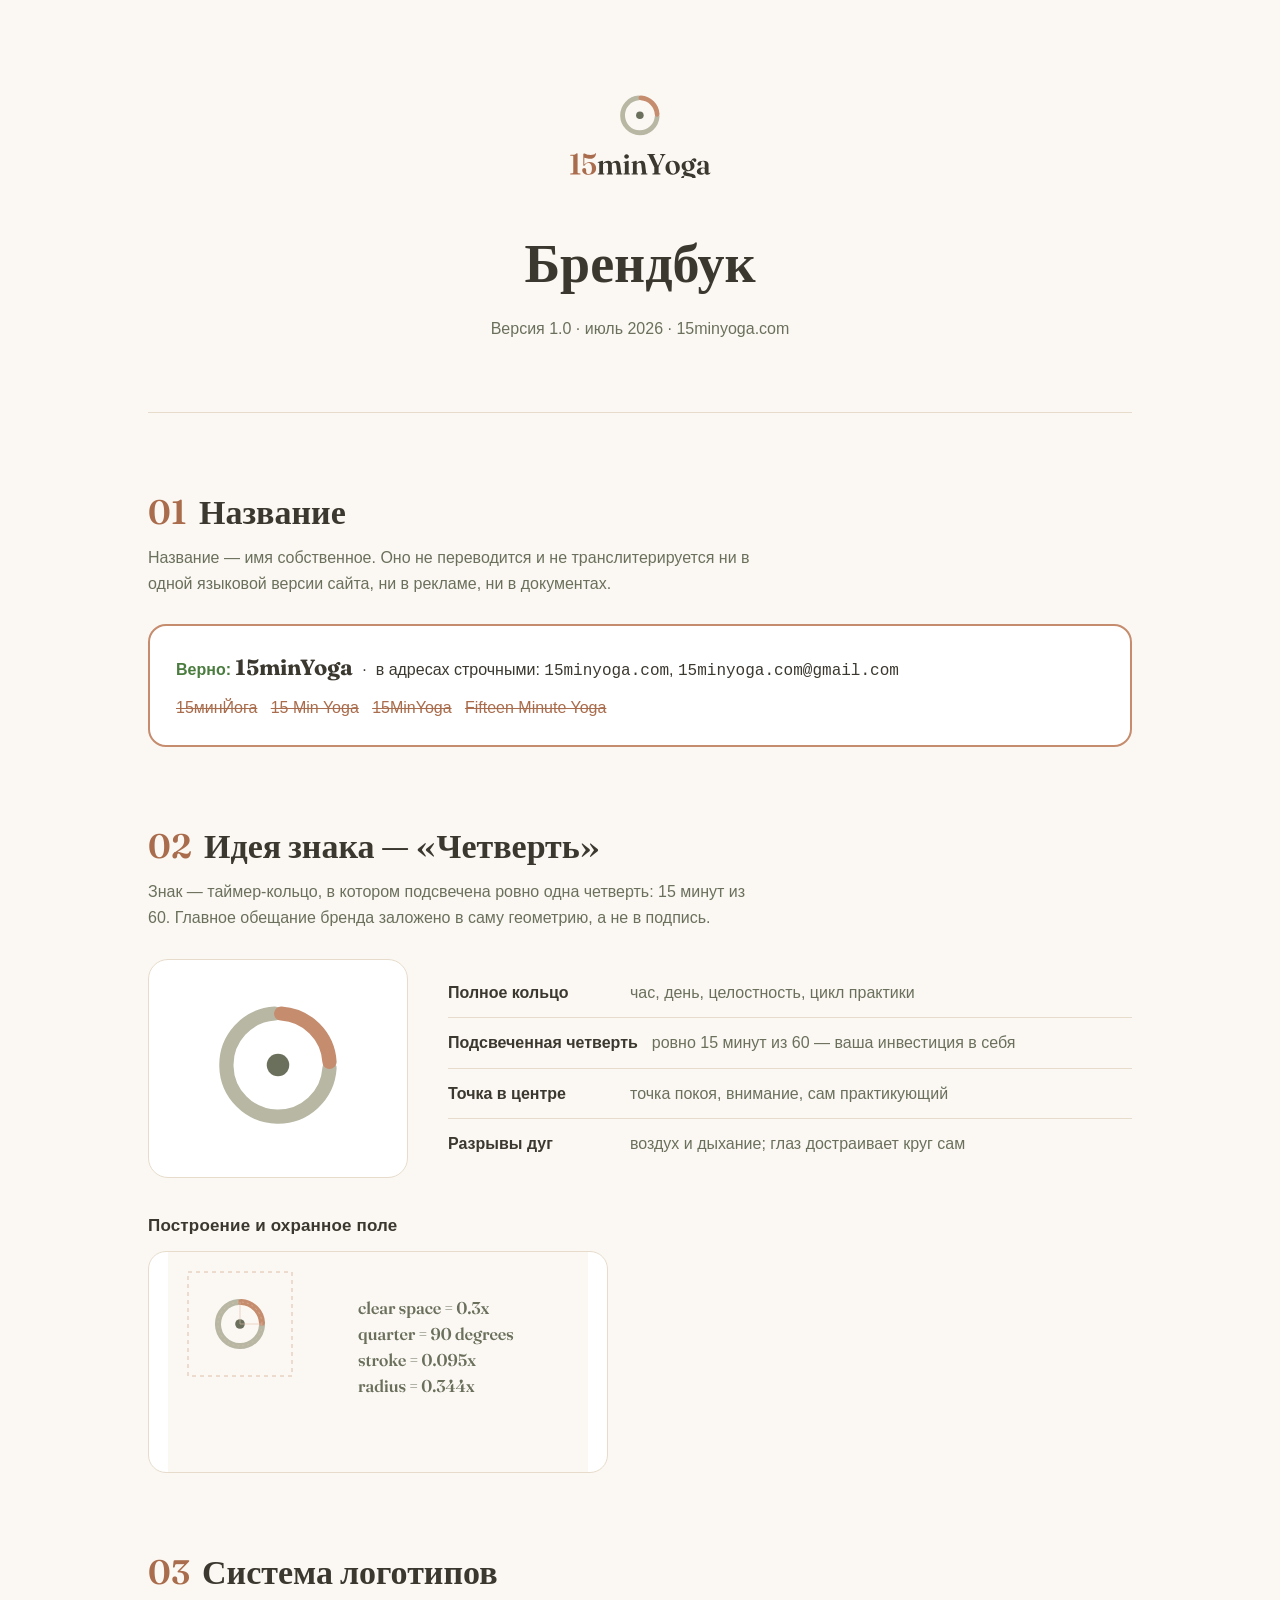
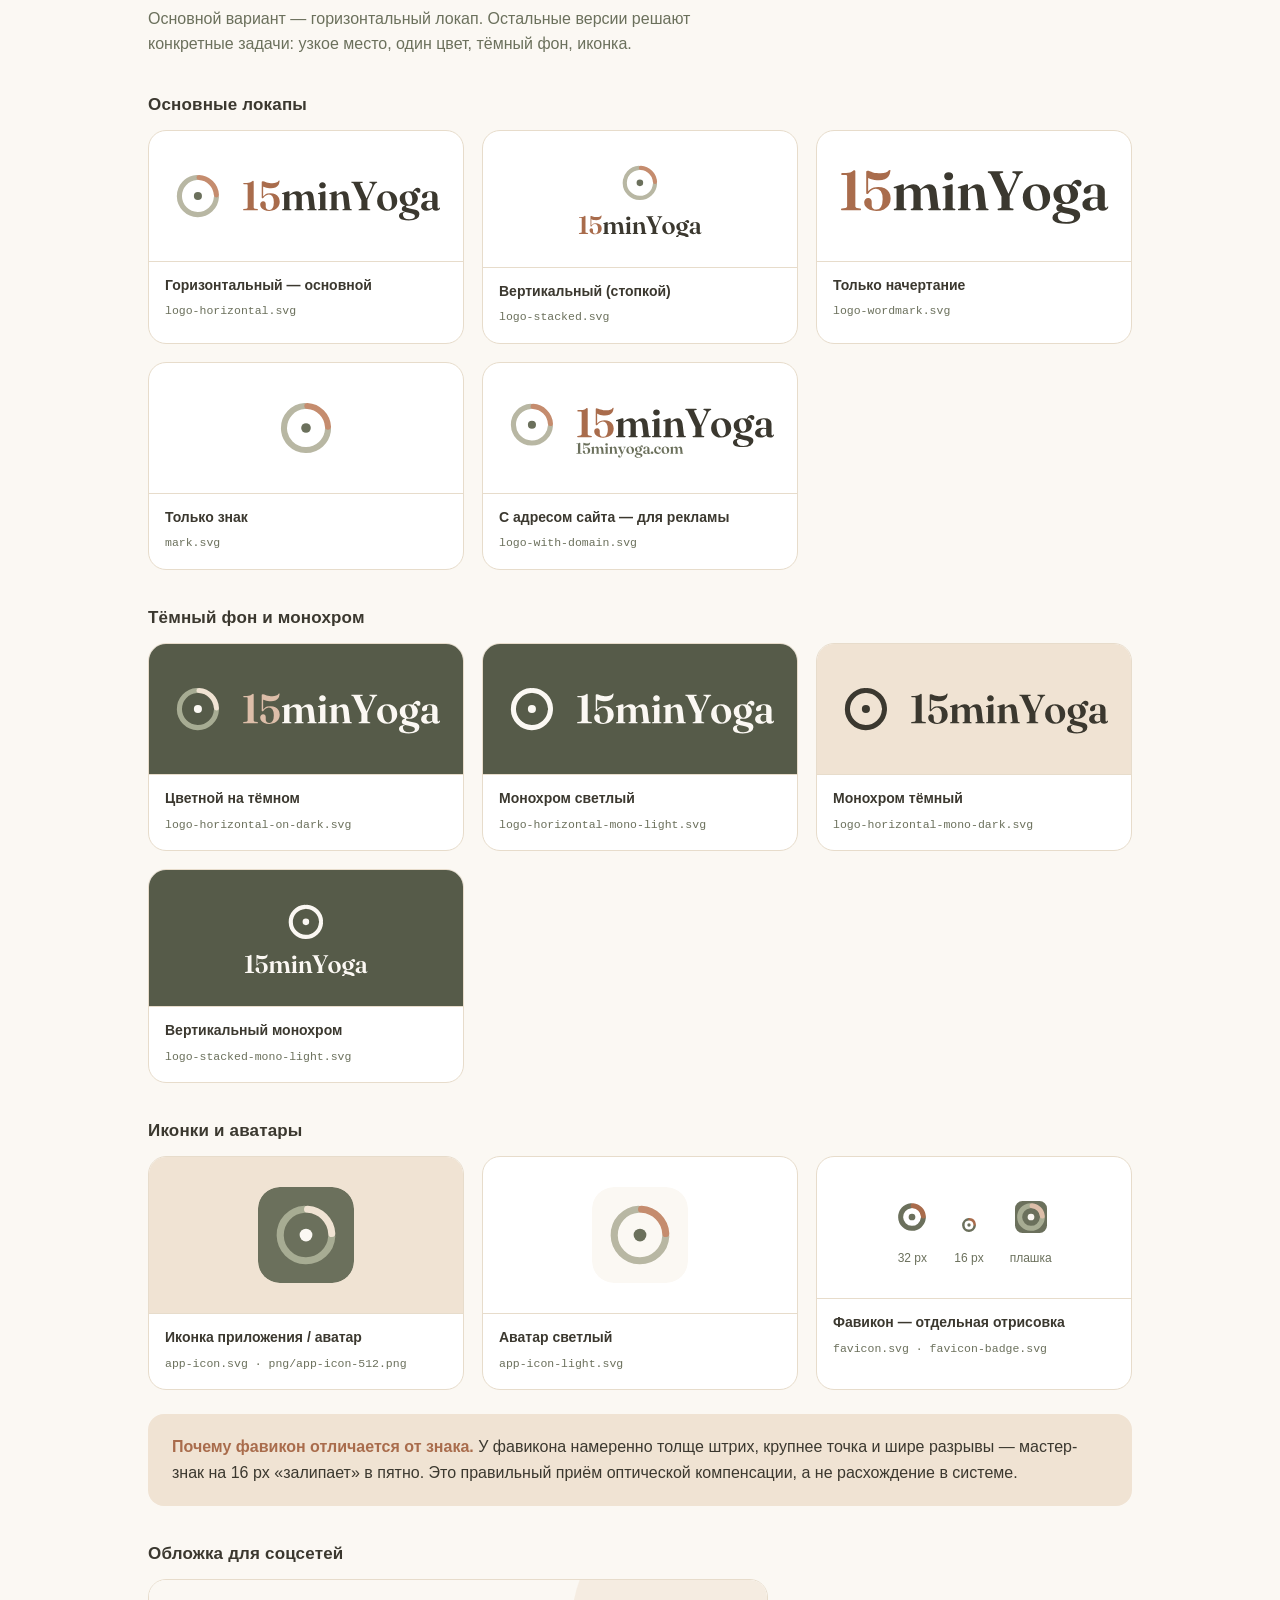
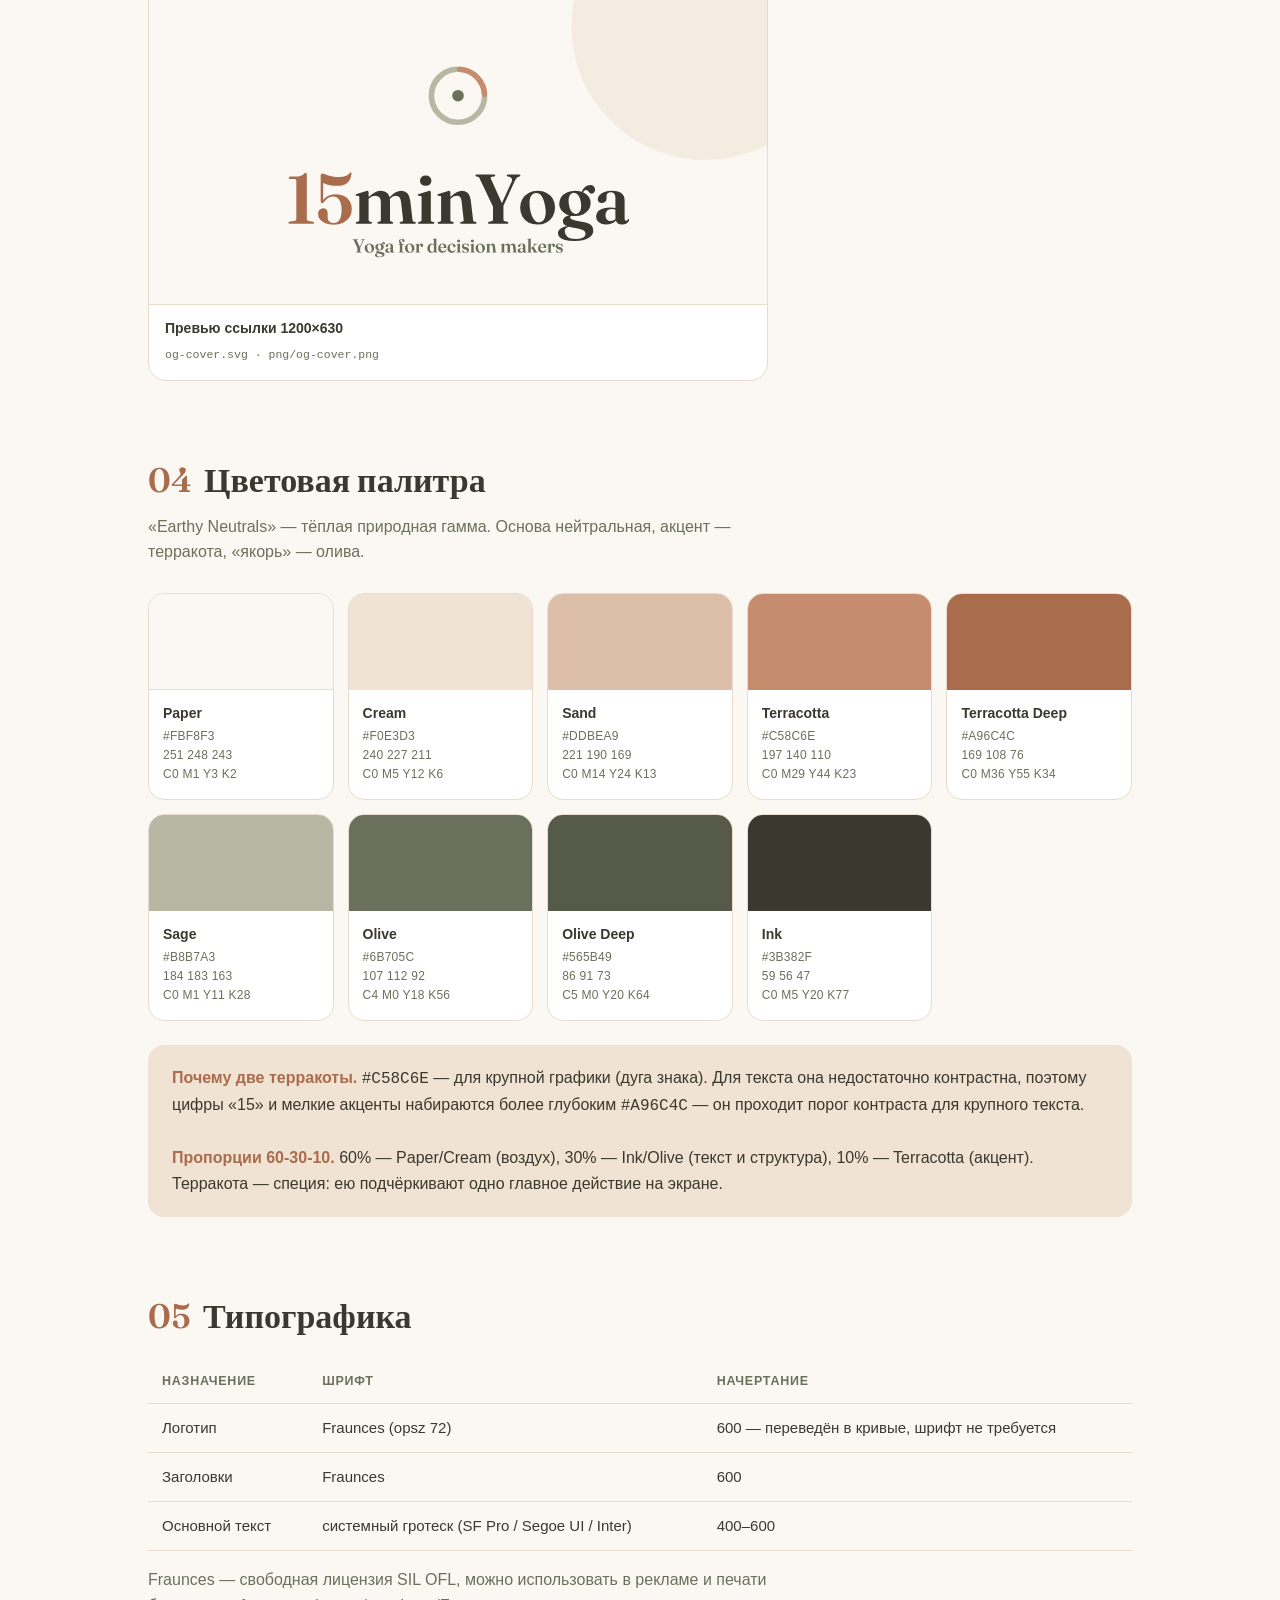
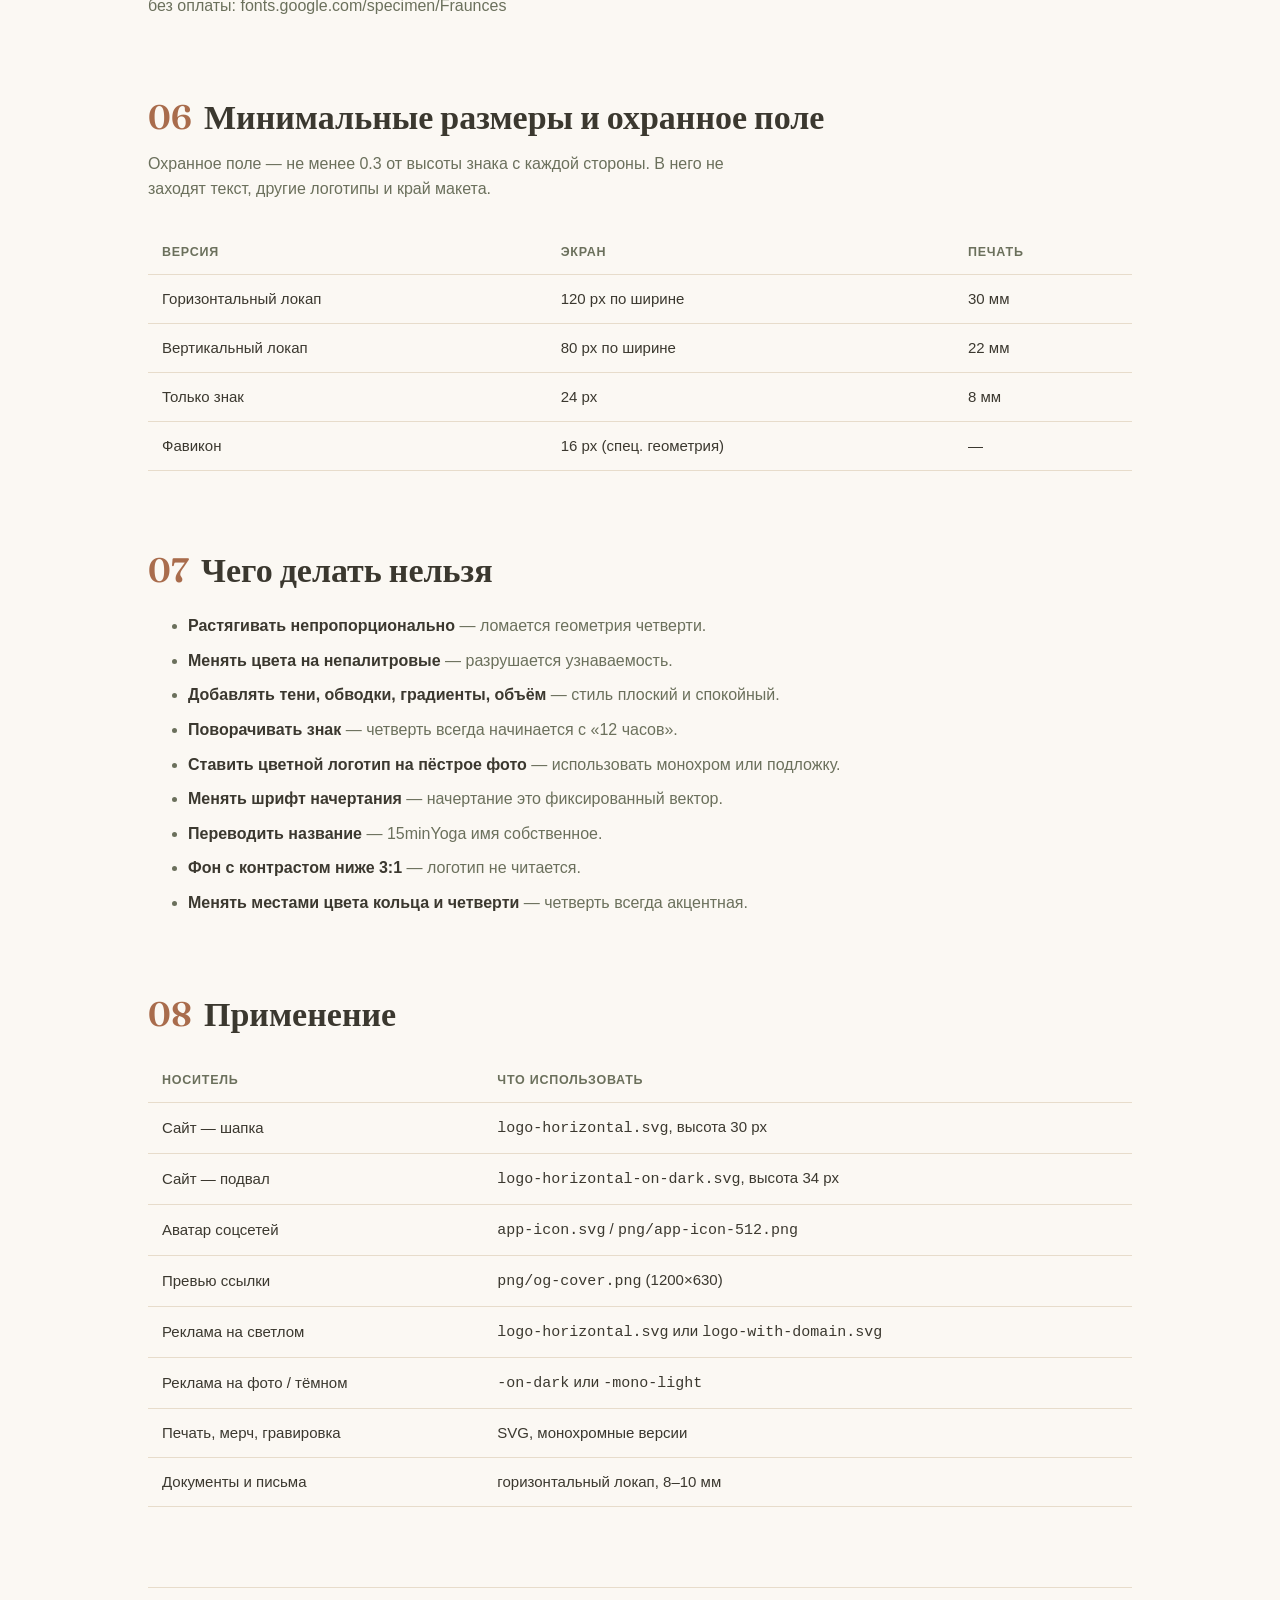
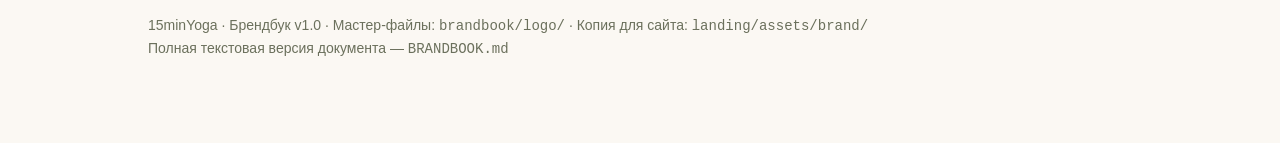
<file: brandbook/index.html>
<!DOCTYPE html>
<html lang="ru">

<head>
  <meta charset="UTF-8" />
  <meta name="viewport" content="width=device-width, initial-scale=1" />
  <title>15minYoga — Брендбук</title>
  <link rel="icon" href="logo/favicon.svg" type="image/svg+xml" />
  <link rel="preconnect" href="https://fonts.googleapis.com" />
  <link rel="preconnect" href="https://fonts.gstatic.com" crossorigin />
  <link rel="stylesheet"
    href="https://fonts.googleapis.com/css2?family=Fraunces:opsz,wght@9..144,400;9..144,600&display=swap" />
  <style>
    :root {
      --paper: #FBF8F3; --cream: #F0E3D3; --sand: #DDBEA9;
      --clay: #C58C6E; --clay-deep: #A96C4C; --sage: #B8B7A3;
      --olive: #6B705C; --olive-deep: #565B49; --ink: #3B382F;
      --line: #E7DCCB;
      --font: -apple-system, BlinkMacSystemFont, "Segoe UI", Inter, Roboto, sans-serif;
      --display: "Fraunces", Georgia, serif;
    }
    * { box-sizing: border-box; }
    body { margin: 0; background: var(--paper); color: var(--ink); font-family: var(--font); font-size: 16px; line-height: 1.6; }
    .wrap { max-width: 1040px; margin: 0 auto; padding: 0 28px 100px; }

    /* cover */
    .cover { text-align: center; padding: 90px 0 70px; border-bottom: 1px solid var(--line); }
    .cover img { height: 88px; margin: 0 auto 34px; }
    .cover h1 { font-family: var(--display); font-size: clamp(34px, 6vw, 54px); font-weight: 600; margin: 0 0 10px; }
    .cover p { color: var(--olive); margin: 0; }

    h2 { font-family: var(--display); font-size: clamp(24px, 4vw, 34px); font-weight: 600; margin: 72px 0 6px; }
    h2 .num { color: var(--clay-deep); margin-right: 12px; }
    .sub { color: var(--olive); margin: 0 0 28px; max-width: 70ch; }
    h3 { font-size: 17px; margin: 34px 0 12px; letter-spacing: .01em; }

    /* concept */
    .concept { display: grid; gap: 24px; grid-template-columns: 1fr; align-items: center; }
    @media (min-width: 760px) { .concept { grid-template-columns: 260px 1fr; gap: 40px; } }
    .concept__vis { background: #fff; border: 1px solid var(--line); border-radius: 20px; padding: 30px; text-align: center; }
    .concept__vis img { width: 150px; }
    .meaning { list-style: none; padding: 0; margin: 0; }
    .meaning li { padding: 12px 0; border-bottom: 1px solid var(--line); display: flex; gap: 14px; }
    .meaning li:last-child { border: 0; }
    .meaning b { min-width: 168px; color: var(--ink); }
    .meaning span { color: var(--olive); }

    /* logo grid */
    .grid { display: grid; gap: 18px; grid-template-columns: repeat(auto-fill, minmax(240px, 1fr)); }
    .item { border: 1px solid var(--line); border-radius: 18px; overflow: hidden; background: #fff; }
    .item__vis { padding: 30px 22px; display: flex; align-items: center; justify-content: center; min-height: 130px; }
    .item__vis.dark { background: var(--olive-deep); }
    .item__vis.cream { background: var(--cream); }
    .item__vis img { max-width: 100%; max-height: 76px; }
    .item__cap { padding: 12px 16px 15px; border-top: 1px solid var(--line); }
    .item__cap b { display: block; font-size: 14px; }
    .item__cap code { font-size: 11.5px; color: var(--olive); word-break: break-all; }

    /* palette */
    .pal { display: grid; gap: 14px; grid-template-columns: repeat(auto-fill, minmax(168px, 1fr)); }
    .sw { border: 1px solid var(--line); border-radius: 16px; overflow: hidden; background: #fff; }
    .sw__c { height: 96px; }
    .sw__t { padding: 12px 14px 14px; font-size: 13px; }
    .sw__t b { display: block; font-size: 14px; margin-bottom: 3px; }
    .sw__t span { display: block; color: var(--olive); font-size: 12px; letter-spacing: .02em; }

    /* sizes / dont */
    table { width: 100%; border-collapse: collapse; margin: 16px 0; font-size: 15px; }
    th, td { text-align: left; padding: 12px 14px; border-bottom: 1px solid var(--line); }
    th { font-size: 12.5px; text-transform: uppercase; letter-spacing: .06em; color: var(--olive); font-weight: 600; }
    .dont li { margin-bottom: 9px; color: var(--olive); }
    .dont li b { color: var(--ink); }

    .note { background: var(--cream); border-radius: 16px; padding: 20px 24px; margin: 24px 0; }
    .note b { color: var(--clay-deep); }
    .name-rule { border: 2px solid var(--clay); border-radius: 18px; padding: 24px 26px; margin: 24px 0; background: #fff; }
    .name-rule .ok { color: #4a7c3f; font-weight: 600; }
    .name-rule .no { color: var(--clay-deep); text-decoration: line-through; }
    .mini { display: flex; align-items: flex-end; gap: 26px; flex-wrap: wrap; margin-top: 14px; }
    .mini figure { margin: 0; text-align: center; }
    .mini figcaption { font-size: 12px; color: var(--olive); margin-top: 8px; }
    footer { margin-top: 80px; padding-top: 26px; border-top: 1px solid var(--line); color: var(--olive); font-size: 14px; }
    @media print { body { background: #fff; } .item, .sw { break-inside: avoid; } h2 { break-after: avoid; } }
  </style>
</head>

<body>
  <div class="wrap">

    <header class="cover">
      <img src="logo/logo-stacked.svg" alt="15minYoga" />
      <h1>Брендбук</h1>
      <p>Версия 1.0 · июль 2026 · 15minyoga.com</p>
    </header>

    <!-- 0. NAME -->
    <h2><span class="num">01</span>Название</h2>
    <p class="sub">Название — имя собственное. Оно не переводится и не транслитерируется ни в одной языковой
      версии сайта, ни в рекламе, ни в документах.</p>
    <div class="name-rule">
      <p style="margin:0 0 10px"><span class="ok">Верно:</span> <b style="font-family:var(--display);font-size:22px">15minYoga</b>
        &nbsp;·&nbsp; в адресах строчными: <code>15minyoga.com</code>, <code>15minyoga.com@gmail.com</code></p>
      <p style="margin:0"><span class="no">15минЙога</span> &nbsp; <span class="no">15 Min Yoga</span> &nbsp;
        <span class="no">15MinYoga</span> &nbsp; <span class="no">Fifteen Minute Yoga</span></p>
    </div>

    <!-- 1. CONCEPT -->
    <h2><span class="num">02</span>Идея знака — «Четверть»</h2>
    <p class="sub">Знак — таймер-кольцо, в котором подсвечена ровно одна четверть: 15 минут из 60.
      Главное обещание бренда заложено в саму геометрию, а не в подпись.</p>
    <div class="concept">
      <div class="concept__vis"><img src="logo/mark.svg" alt="Знак 15minYoga" /></div>
      <ul class="meaning">
        <li><b>Полное кольцо</b><span>час, день, целостность, цикл практики</span></li>
        <li><b>Подсвеченная четверть</b><span>ровно 15 минут из 60 — ваша инвестиция в себя</span></li>
        <li><b>Точка в центре</b><span>точка покоя, внимание, сам практикующий</span></li>
        <li><b>Разрывы дуг</b><span>воздух и дыхание; глаз достраивает круг сам</span></li>
      </ul>
    </div>

    <h3>Построение и охранное поле</h3>
    <div class="item" style="max-width:460px">
      <div class="item__vis" style="padding:0"><img src="logo/construction.svg" alt="Схема построения"
          style="max-height:220px;width:100%" /></div>
    </div>

    <!-- 2. LOGO SYSTEM -->
    <h2><span class="num">03</span>Система логотипов</h2>
    <p class="sub">Основной вариант — горизонтальный локап. Остальные версии решают конкретные задачи:
      узкое место, один цвет, тёмный фон, иконка.</p>

    <h3>Основные локапы</h3>
    <div class="grid">
      <div class="item">
        <div class="item__vis"><img src="logo/logo-horizontal.svg" alt="" /></div>
        <div class="item__cap"><b>Горизонтальный — основной</b><code>logo-horizontal.svg</code></div>
      </div>
      <div class="item">
        <div class="item__vis"><img src="logo/logo-stacked.svg" alt="" /></div>
        <div class="item__cap"><b>Вертикальный (стопкой)</b><code>logo-stacked.svg</code></div>
      </div>
      <div class="item">
        <div class="item__vis"><img src="logo/logo-wordmark.svg" alt="" /></div>
        <div class="item__cap"><b>Только начертание</b><code>logo-wordmark.svg</code></div>
      </div>
      <div class="item">
        <div class="item__vis"><img src="logo/mark.svg" alt="" style="max-height:64px" /></div>
        <div class="item__cap"><b>Только знак</b><code>mark.svg</code></div>
      </div>
      <div class="item">
        <div class="item__vis"><img src="logo/logo-with-domain.svg" alt="" /></div>
        <div class="item__cap"><b>С адресом сайта — для рекламы</b><code>logo-with-domain.svg</code></div>
      </div>
    </div>

    <h3>Тёмный фон и монохром</h3>
    <div class="grid">
      <div class="item">
        <div class="item__vis dark"><img src="logo/logo-horizontal-on-dark.svg" alt="" /></div>
        <div class="item__cap"><b>Цветной на тёмном</b><code>logo-horizontal-on-dark.svg</code></div>
      </div>
      <div class="item">
        <div class="item__vis dark"><img src="logo/logo-horizontal-mono-light.svg" alt="" /></div>
        <div class="item__cap"><b>Монохром светлый</b><code>logo-horizontal-mono-light.svg</code></div>
      </div>
      <div class="item">
        <div class="item__vis cream"><img src="logo/logo-horizontal-mono-dark.svg" alt="" /></div>
        <div class="item__cap"><b>Монохром тёмный</b><code>logo-horizontal-mono-dark.svg</code></div>
      </div>
      <div class="item">
        <div class="item__vis dark"><img src="logo/logo-stacked-mono-light.svg" alt="" /></div>
        <div class="item__cap"><b>Вертикальный монохром</b><code>logo-stacked-mono-light.svg</code></div>
      </div>
    </div>

    <h3>Иконки и аватары</h3>
    <div class="grid">
      <div class="item">
        <div class="item__vis cream"><img src="logo/app-icon.svg" alt="" style="max-height:96px;border-radius:22px" /></div>
        <div class="item__cap"><b>Иконка приложения / аватар</b><code>app-icon.svg · png/app-icon-512.png</code></div>
      </div>
      <div class="item">
        <div class="item__vis"><img src="logo/app-icon-light.svg" alt="" style="max-height:96px;border-radius:22px" /></div>
        <div class="item__cap"><b>Аватар светлый</b><code>app-icon-light.svg</code></div>
      </div>
      <div class="item">
        <div class="item__vis">
          <div class="mini">
            <figure><img src="logo/favicon.svg" alt="" style="width:32px;height:32px" />
              <figcaption>32 px</figcaption>
            </figure>
            <figure><img src="logo/favicon.svg" alt="" style="width:16px;height:16px" />
              <figcaption>16 px</figcaption>
            </figure>
            <figure><img src="logo/favicon-badge.svg" alt="" style="width:32px;height:32px" />
              <figcaption>плашка</figcaption>
            </figure>
          </div>
        </div>
        <div class="item__cap"><b>Фавикон — отдельная отрисовка</b><code>favicon.svg · favicon-badge.svg</code></div>
      </div>
    </div>

    <div class="note">
      <b>Почему фавикон отличается от знака.</b> У фавикона намеренно толще штрих, крупнее точка и шире
      разрывы — мастер-знак на 16 px «залипает» в пятно. Это правильный приём оптической компенсации,
      а не расхождение в системе.
    </div>

    <h3>Обложка для соцсетей</h3>
    <div class="item" style="max-width:620px">
      <div class="item__vis" style="padding:0"><img src="logo/og-cover.svg" alt="" style="max-height:none;width:100%" /></div>
      <div class="item__cap"><b>Превью ссылки 1200×630</b><code>og-cover.svg · png/og-cover.png</code></div>
    </div>

    <!-- 3. COLOR -->
    <h2><span class="num">04</span>Цветовая палитра</h2>
    <p class="sub">«Earthy Neutrals» — тёплая природная гамма. Основа нейтральная, акцент — терракота,
      «якорь» — олива.</p>
    <div class="pal">
      <div class="sw"><div class="sw__c" style="background:#FBF8F3;border-bottom:1px solid var(--line)"></div>
        <div class="sw__t"><b>Paper</b><span>#FBF8F3</span><span>251 248 243</span><span>C0 M1 Y3 K2</span></div></div>
      <div class="sw"><div class="sw__c" style="background:#F0E3D3"></div>
        <div class="sw__t"><b>Cream</b><span>#F0E3D3</span><span>240 227 211</span><span>C0 M5 Y12 K6</span></div></div>
      <div class="sw"><div class="sw__c" style="background:#DDBEA9"></div>
        <div class="sw__t"><b>Sand</b><span>#DDBEA9</span><span>221 190 169</span><span>C0 M14 Y24 K13</span></div></div>
      <div class="sw"><div class="sw__c" style="background:#C58C6E"></div>
        <div class="sw__t"><b>Terracotta</b><span>#C58C6E</span><span>197 140 110</span><span>C0 M29 Y44 K23</span></div></div>
      <div class="sw"><div class="sw__c" style="background:#A96C4C"></div>
        <div class="sw__t"><b>Terracotta Deep</b><span>#A96C4C</span><span>169 108 76</span><span>C0 M36 Y55 K34</span></div></div>
      <div class="sw"><div class="sw__c" style="background:#B8B7A3"></div>
        <div class="sw__t"><b>Sage</b><span>#B8B7A3</span><span>184 183 163</span><span>C0 M1 Y11 K28</span></div></div>
      <div class="sw"><div class="sw__c" style="background:#6B705C"></div>
        <div class="sw__t"><b>Olive</b><span>#6B705C</span><span>107 112 92</span><span>C4 M0 Y18 K56</span></div></div>
      <div class="sw"><div class="sw__c" style="background:#565B49"></div>
        <div class="sw__t"><b>Olive Deep</b><span>#565B49</span><span>86 91 73</span><span>C5 M0 Y20 K64</span></div></div>
      <div class="sw"><div class="sw__c" style="background:#3B382F"></div>
        <div class="sw__t"><b>Ink</b><span>#3B382F</span><span>59 56 47</span><span>C0 M5 Y20 K77</span></div></div>
    </div>

    <div class="note">
      <b>Почему две терракоты.</b> <code>#C58C6E</code> — для крупной графики (дуга знака).
      Для текста она недостаточно контрастна, поэтому цифры «15» и мелкие акценты набираются
      более глубоким <code>#A96C4C</code> — он проходит порог контраста для крупного текста.
      <br><br>
      <b>Пропорции 60-30-10.</b> 60% — Paper/Cream (воздух), 30% — Ink/Olive (текст и структура),
      10% — Terracotta (акцент). Терракота — специя: ею подчёркивают одно главное действие на экране.
    </div>

    <!-- 4. TYPE -->
    <h2><span class="num">05</span>Типографика</h2>
    <table>
      <tr><th>Назначение</th><th>Шрифт</th><th>Начертание</th></tr>
      <tr><td>Логотип</td><td>Fraunces (opsz 72)</td><td>600 — переведён в кривые, шрифт не требуется</td></tr>
      <tr><td>Заголовки</td><td>Fraunces</td><td>600</td></tr>
      <tr><td>Основной текст</td><td>системный гротеск (SF Pro / Segoe UI / Inter)</td><td>400–600</td></tr>
    </table>
    <p class="sub" style="margin-top:8px">Fraunces — свободная лицензия SIL OFL, можно использовать в рекламе
      и печати без оплаты: fonts.google.com/specimen/Fraunces</p>

    <!-- 5. SIZES -->
    <h2><span class="num">06</span>Минимальные размеры и охранное поле</h2>
    <p class="sub">Охранное поле — не менее 0.3 от высоты знака с каждой стороны. В него не заходят текст,
      другие логотипы и край макета.</p>
    <table>
      <tr><th>Версия</th><th>Экран</th><th>Печать</th></tr>
      <tr><td>Горизонтальный локап</td><td>120 px по ширине</td><td>30 мм</td></tr>
      <tr><td>Вертикальный локап</td><td>80 px по ширине</td><td>22 мм</td></tr>
      <tr><td>Только знак</td><td>24 px</td><td>8 мм</td></tr>
      <tr><td>Фавикон</td><td>16 px (спец. геометрия)</td><td>—</td></tr>
    </table>

    <!-- 6. DONT -->
    <h2><span class="num">07</span>Чего делать нельзя</h2>
    <ul class="dont">
      <li><b>Растягивать непропорционально</b> — ломается геометрия четверти.</li>
      <li><b>Менять цвета на непалитровые</b> — разрушается узнаваемость.</li>
      <li><b>Добавлять тени, обводки, градиенты, объём</b> — стиль плоский и спокойный.</li>
      <li><b>Поворачивать знак</b> — четверть всегда начинается с «12 часов».</li>
      <li><b>Ставить цветной логотип на пёстрое фото</b> — использовать монохром или подложку.</li>
      <li><b>Менять шрифт начертания</b> — начертание это фиксированный вектор.</li>
      <li><b>Переводить название</b> — 15minYoga имя собственное.</li>
      <li><b>Фон с контрастом ниже 3:1</b> — логотип не читается.</li>
      <li><b>Менять местами цвета кольца и четверти</b> — четверть всегда акцентная.</li>
    </ul>

    <!-- 7. USAGE -->
    <h2><span class="num">08</span>Применение</h2>
    <table>
      <tr><th>Носитель</th><th>Что использовать</th></tr>
      <tr><td>Сайт — шапка</td><td><code>logo-horizontal.svg</code>, высота 30 px</td></tr>
      <tr><td>Сайт — подвал</td><td><code>logo-horizontal-on-dark.svg</code>, высота 34 px</td></tr>
      <tr><td>Аватар соцсетей</td><td><code>app-icon.svg</code> / <code>png/app-icon-512.png</code></td></tr>
      <tr><td>Превью ссылки</td><td><code>png/og-cover.png</code> (1200×630)</td></tr>
      <tr><td>Реклама на светлом</td><td><code>logo-horizontal.svg</code> или <code>logo-with-domain.svg</code></td></tr>
      <tr><td>Реклама на фото / тёмном</td><td><code>-on-dark</code> или <code>-mono-light</code></td></tr>
      <tr><td>Печать, мерч, гравировка</td><td>SVG, монохромные версии</td></tr>
      <tr><td>Документы и письма</td><td>горизонтальный локап, 8–10 мм</td></tr>
    </table>

    <footer>
      15minYoga · Брендбук v1.0 · Мастер-файлы: <code>brandbook/logo/</code> ·
      Копия для сайта: <code>landing/assets/brand/</code><br>
      Полная текстовая версия документа — <code>BRANDBOOK.md</code>
    </footer>

  </div>
</body>

</html>
</file>
